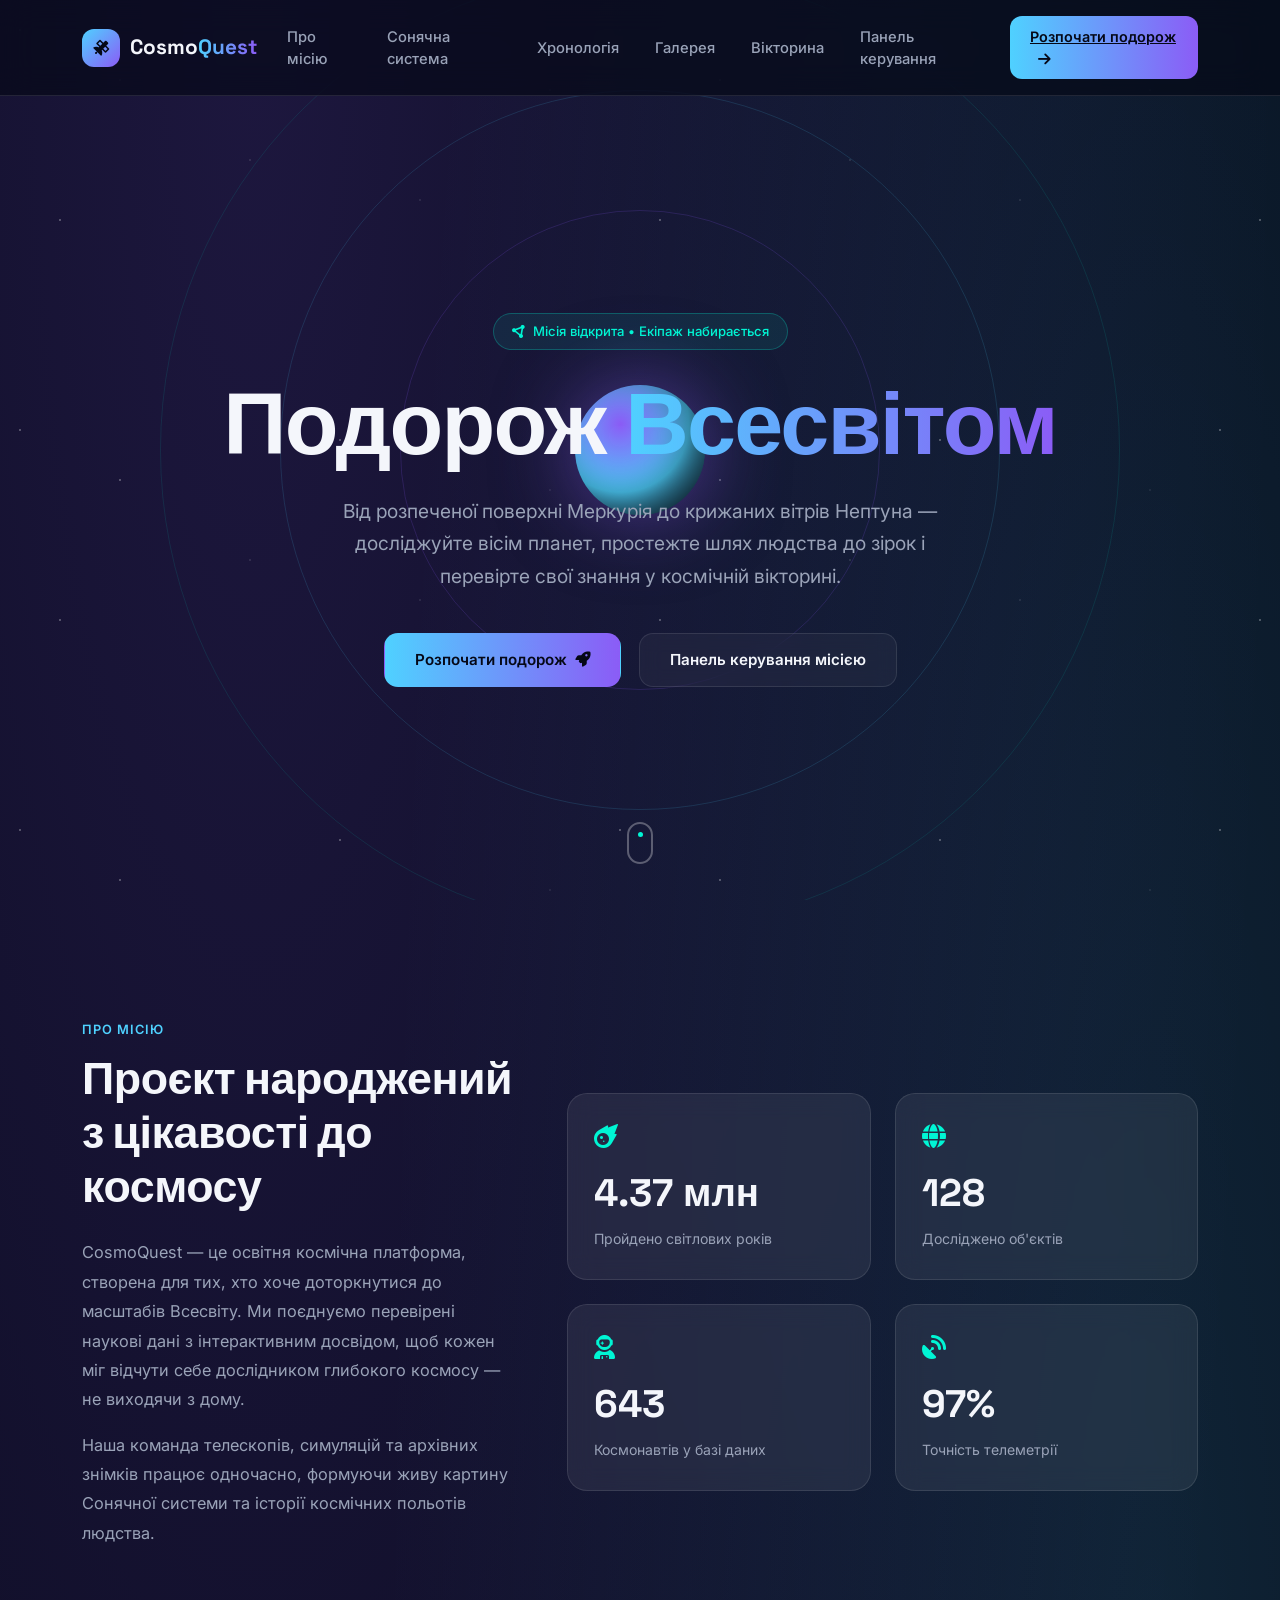
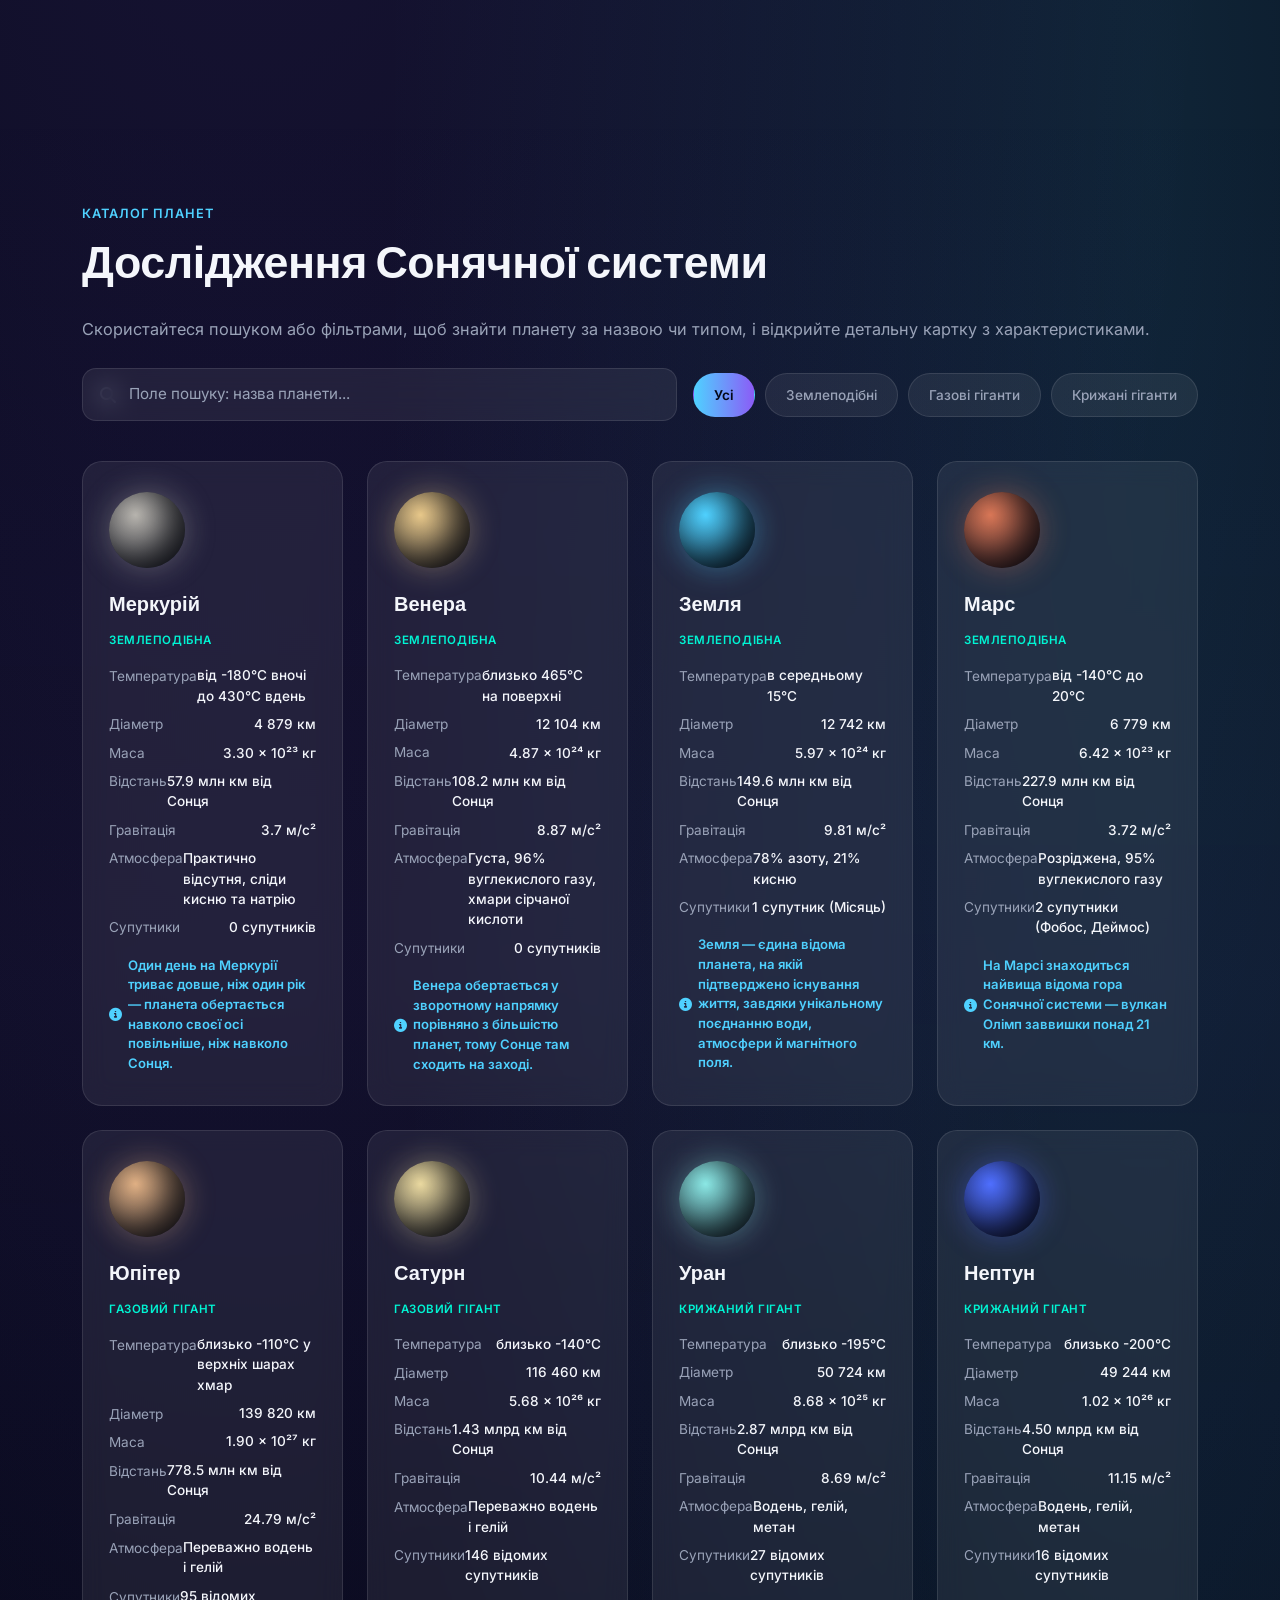
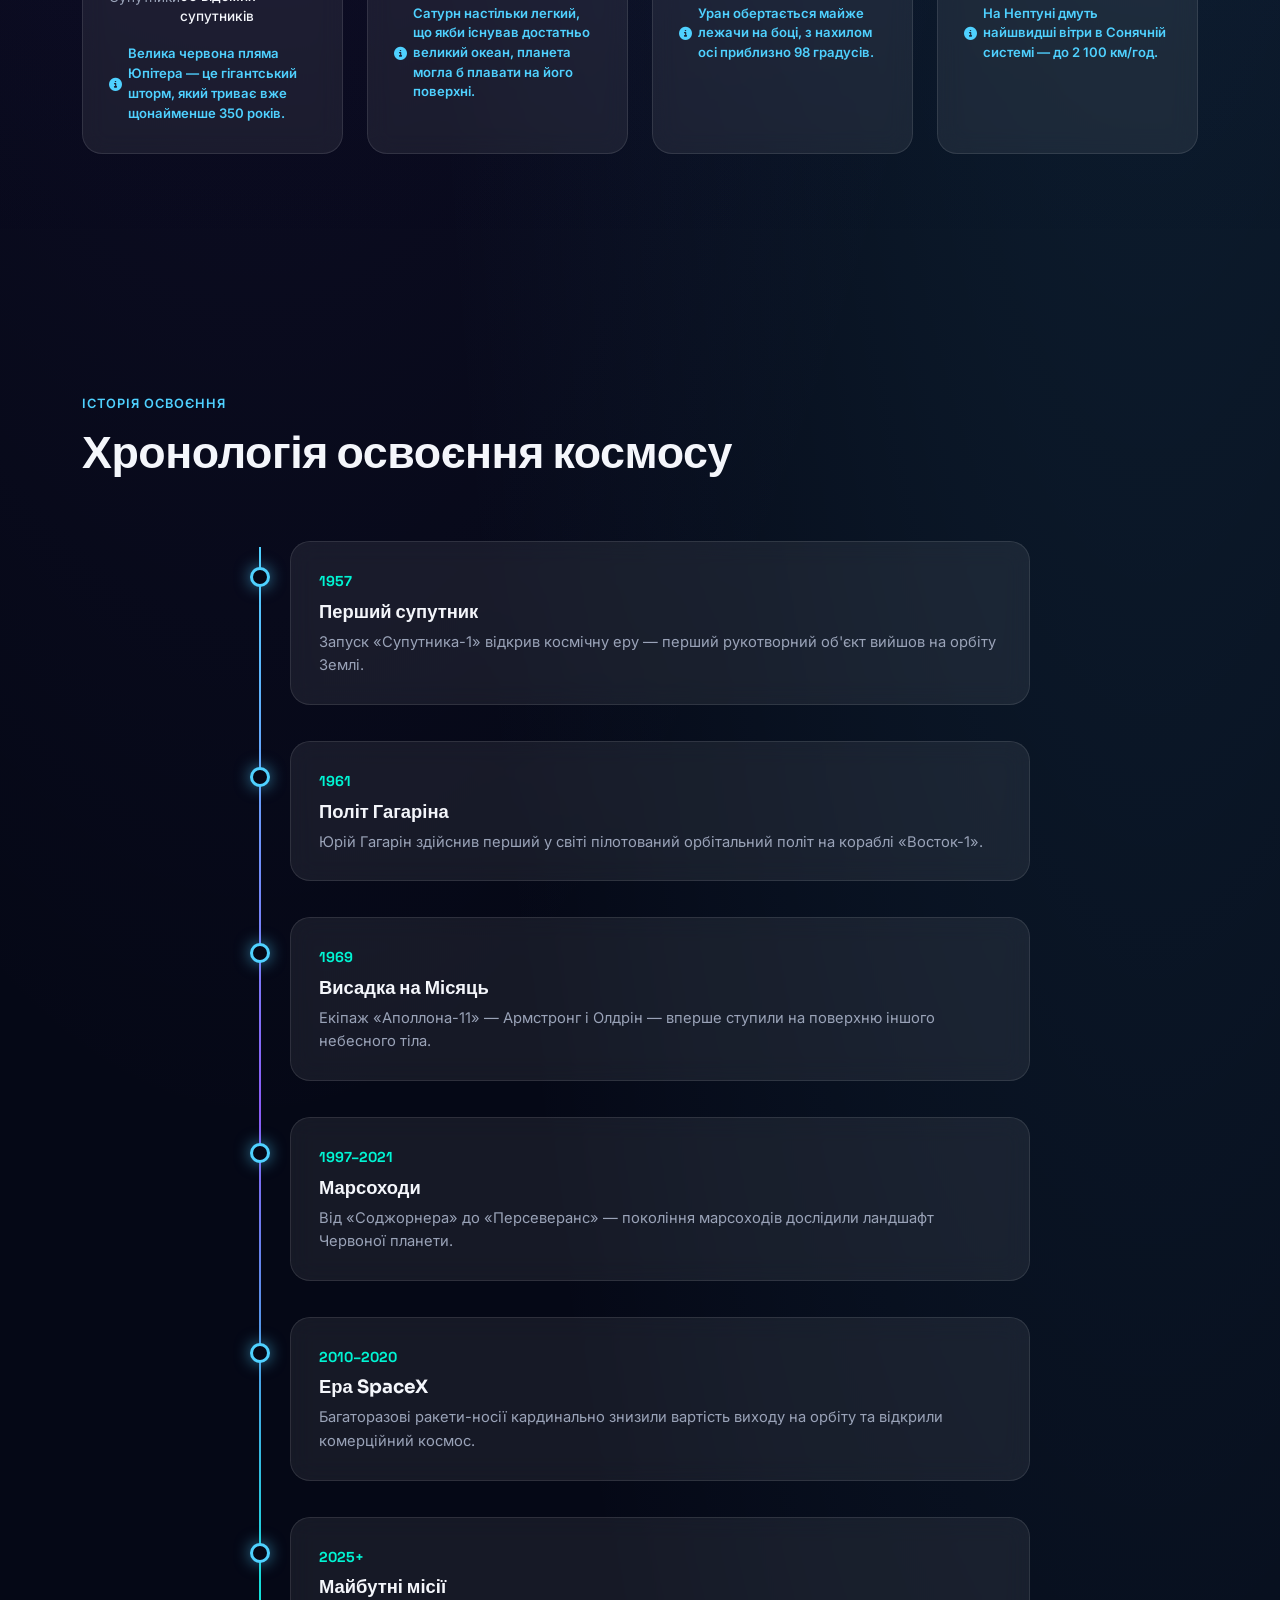
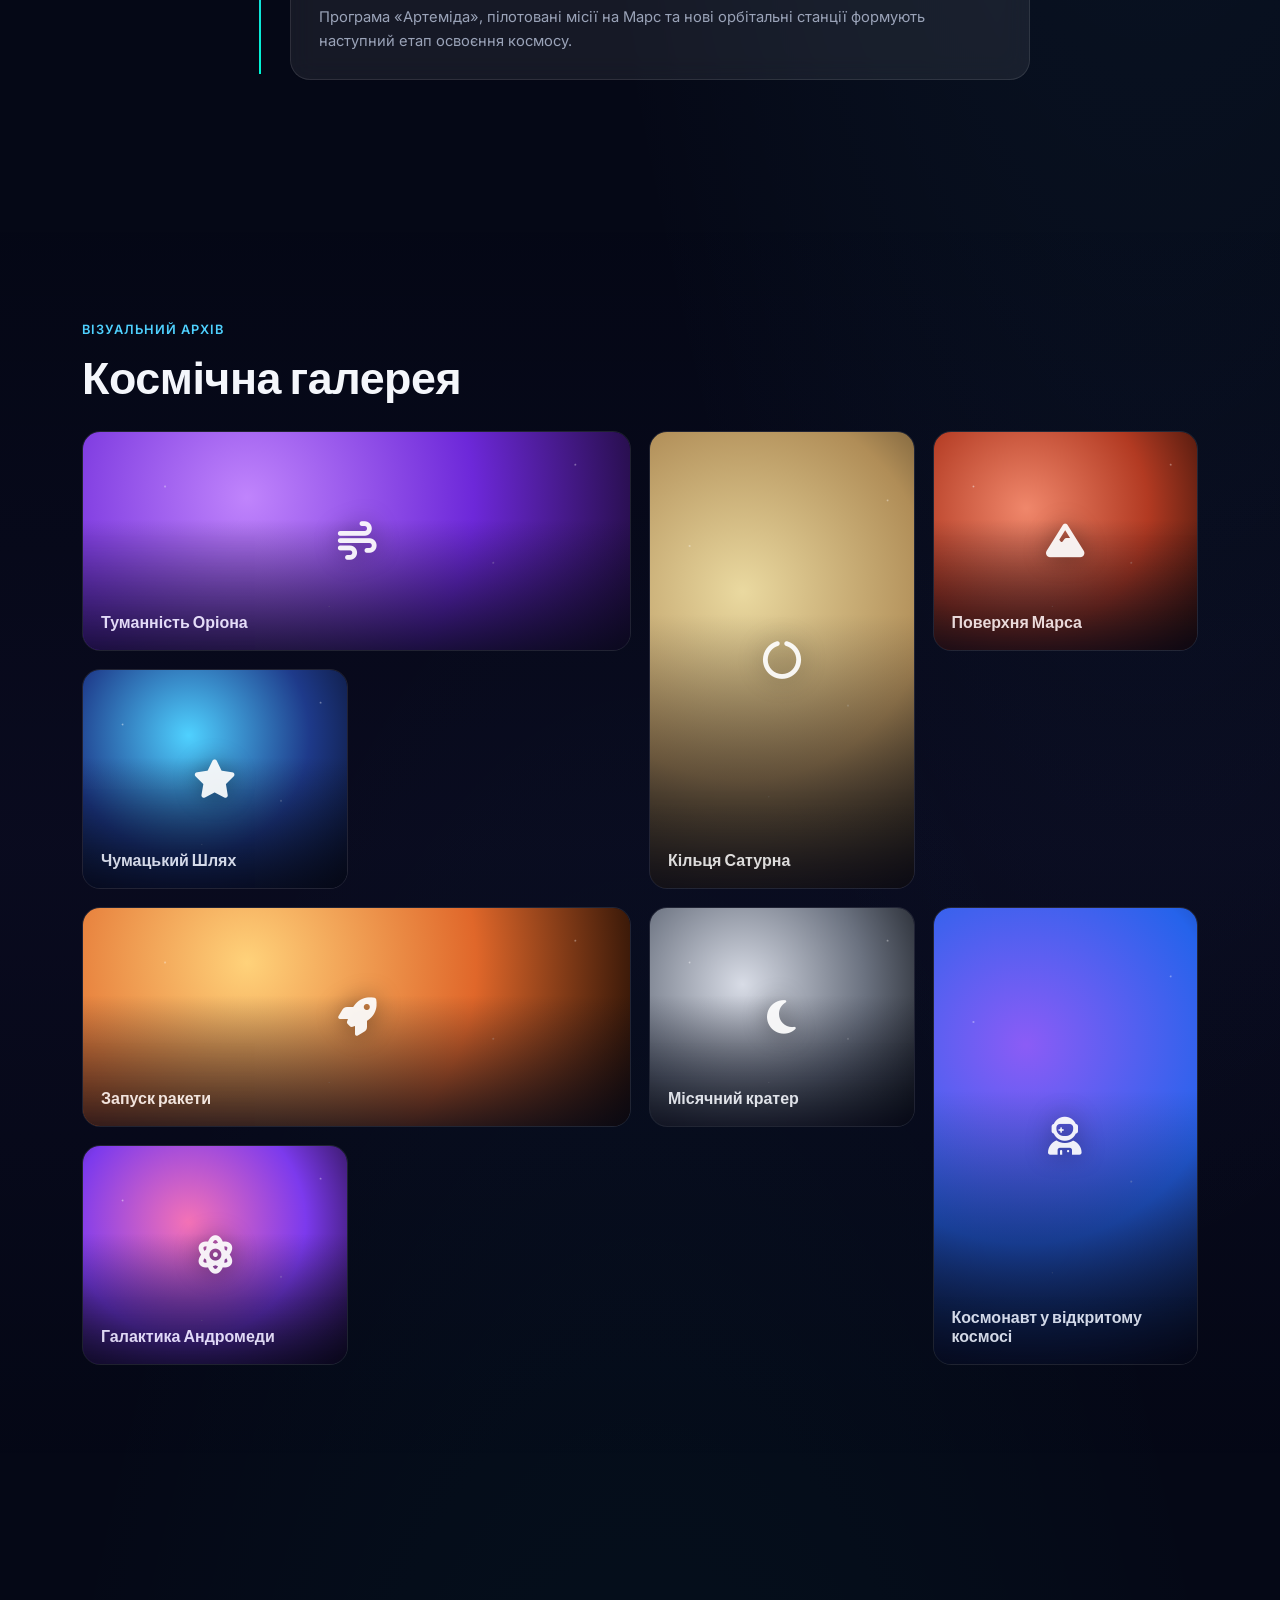
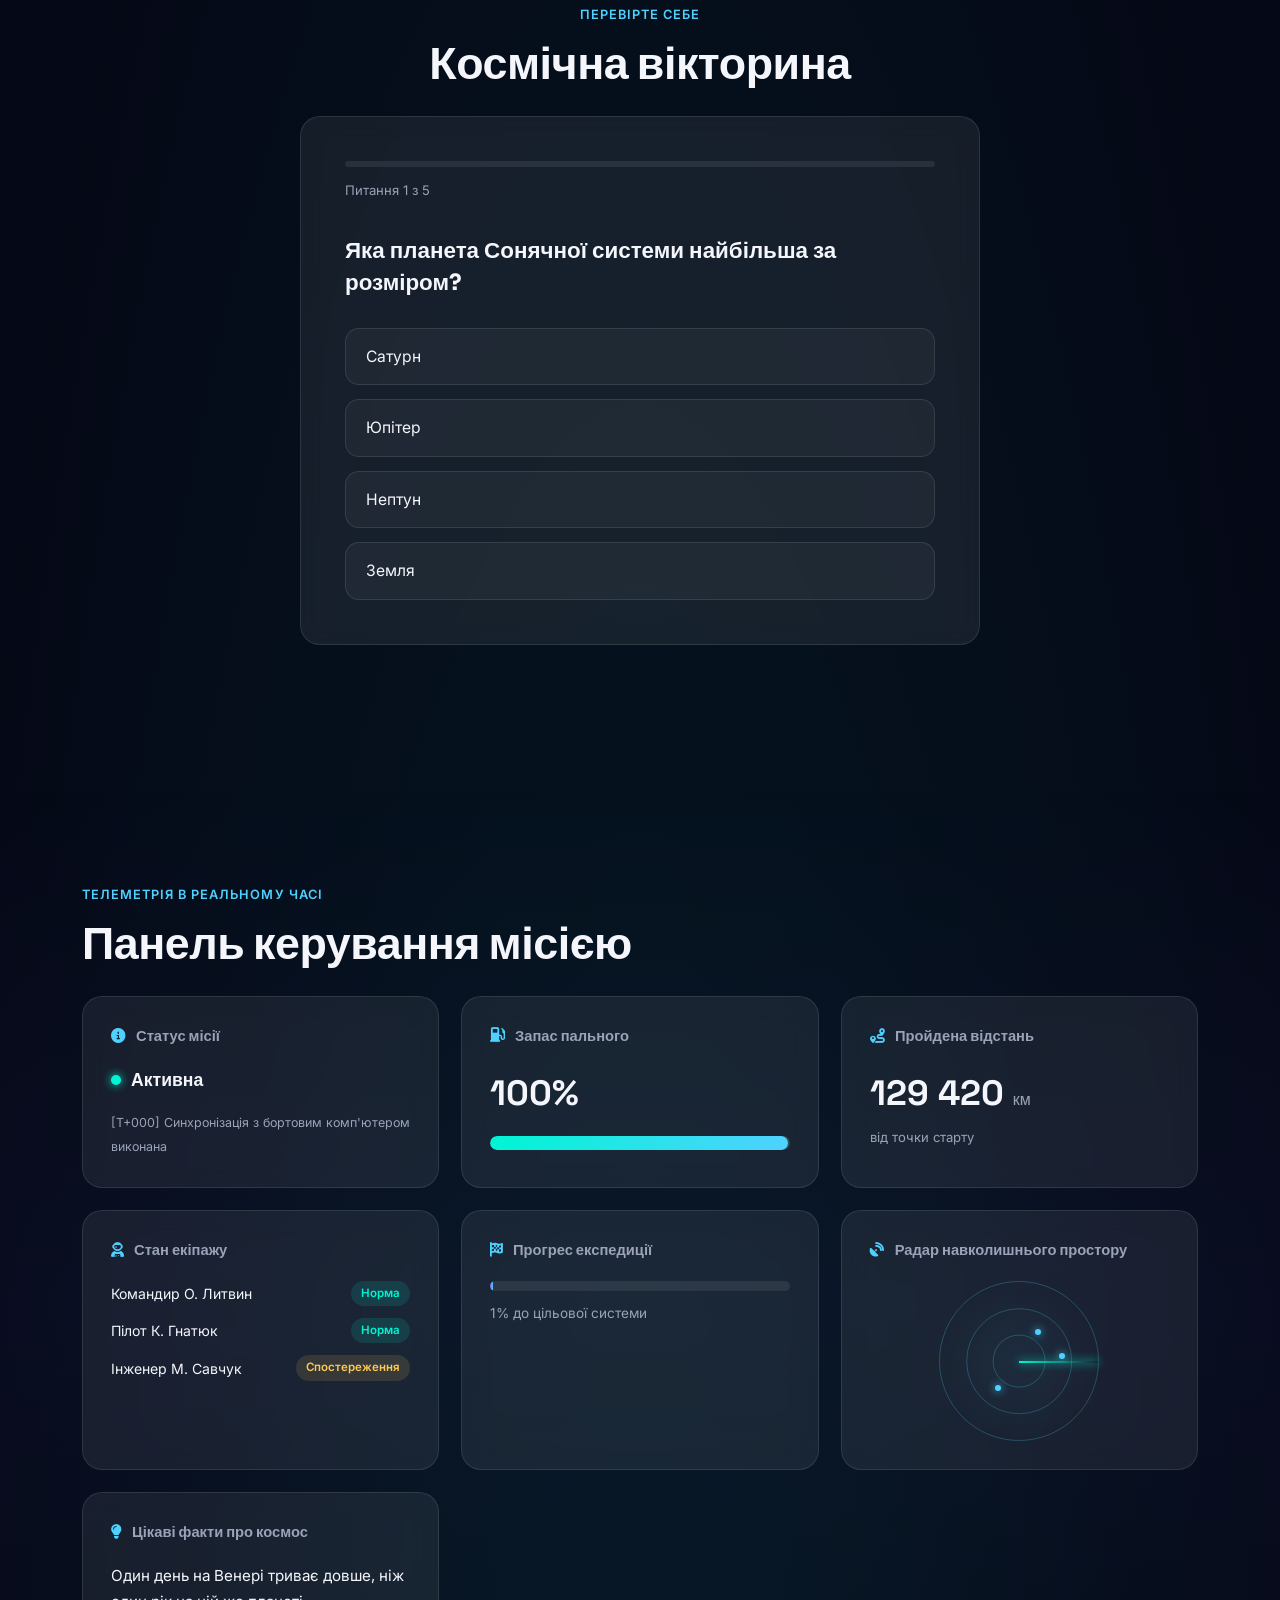
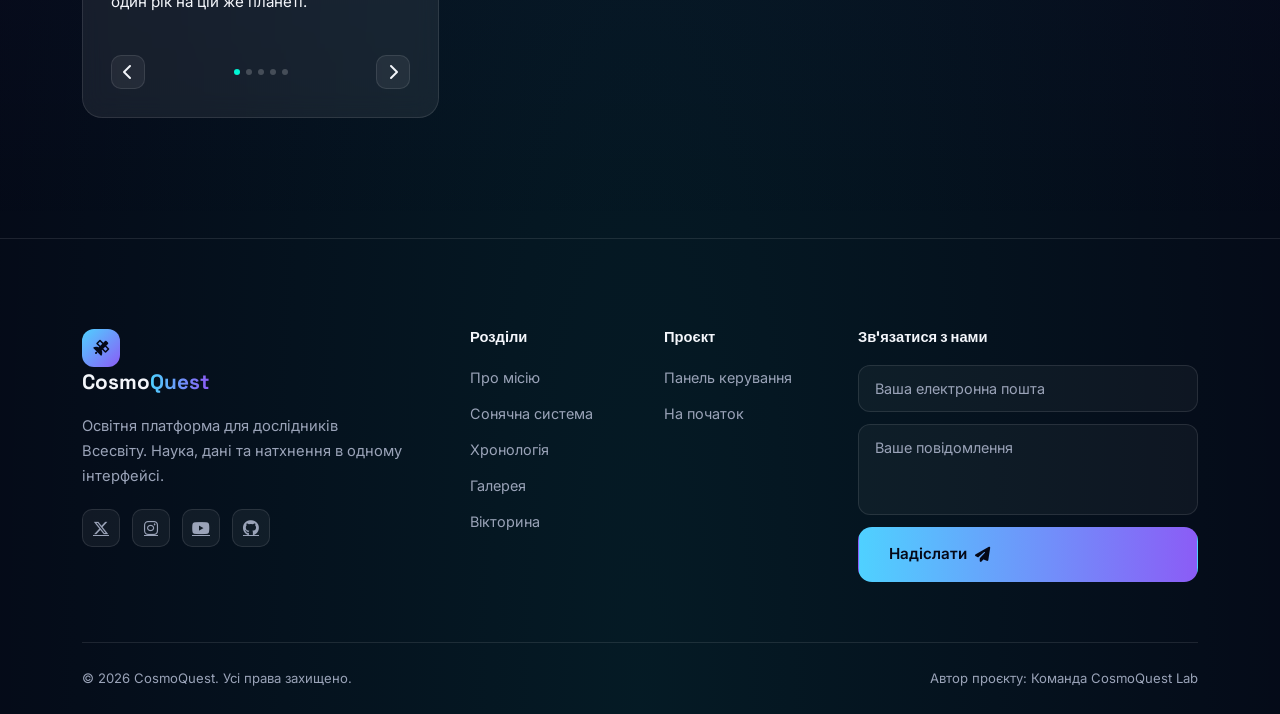
<file: index.html>
<!DOCTYPE html>
<html lang="uk">
<head>
<meta charset="UTF-8">
<meta name="viewport" content="width=device-width, initial-scale=1.0">
<title>CosmoQuest — Подорож Всесвітом</title>
<link rel="preconnect" href="https://fonts.googleapis.com">
<link rel="preconnect" href="https://fonts.gstatic.com" crossorigin>
<link href="https://fonts.googleapis.com/css2?family=Space+Grotesk:wght@400;500;600;700&family=Sora:wght@400;600;700;800&family=Inter:wght@300;400;500;600;700&display=swap" rel="stylesheet">
<link href="https://cdn.jsdelivr.net/npm/bootstrap@5.3.0/dist/css/bootstrap.min.css" rel="stylesheet">
<link rel="stylesheet" href="https://cdnjs.cloudflare.com/ajax/libs/font-awesome/6.4.0/css/all.min.css">
<link rel="stylesheet" href="style.css">
</head>
<body>

<div class="star-field" id="starField"></div>
<div class="cursor-glow" id="cursorGlow"></div>

<nav class="navbar navbar-expand-lg navbar-glass fixed-top">
  <div class="container">
    <a class="navbar-brand" href="#hero">
      <span class="logo-mark"><i class="fa-solid fa-satellite"></i></span>
      <span class="logo-text">Cosmo<span class="gradient-text">Quest</span></span>
    </a>
    <button class="navbar-toggler" type="button" data-bs-toggle="collapse" data-bs-target="#navMenu">
      <span class="toggler-line"></span>
      <span class="toggler-line"></span>
      <span class="toggler-line"></span>
    </button>
    <div class="collapse navbar-collapse" id="navMenu">
      <ul class="navbar-nav ms-auto align-items-lg-center gap-lg-2">
        <li class="nav-item"><a class="nav-link" href="#mission">Про місію</a></li>
        <li class="nav-item"><a class="nav-link" href="#system">Сонячна система</a></li>
        <li class="nav-item"><a class="nav-link" href="#timeline">Хронологія</a></li>
        <li class="nav-item"><a class="nav-link" href="#gallery">Галерея</a></li>
        <li class="nav-item"><a class="nav-link" href="#quiz">Вікторина</a></li>
        <li class="nav-item"><a class="nav-link" href="#dashboard">Панель керування</a></li>
        <li class="nav-item"><a class="nav-cta" href="#system">Розпочати подорож<i class="fa-solid fa-arrow-right ms-2"></i></a></li>
      </ul>
    </div>
  </div>
</nav>

<header class="hero" id="hero">
  <div class="hero-orbit-ring ring-1"></div>
  <div class="hero-orbit-ring ring-2"></div>
  <div class="hero-orbit-ring ring-3"></div>
  <div class="hero-planet"></div>
  <div class="container hero-content">
    <span class="eyebrow"><i class="fa-solid fa-circle-nodes me-2"></i>Місія відкрита • Екіпаж набирається</span>
    <h1 class="hero-title">Подорож <span class="gradient-text">Всесвітом</span></h1>
    <p class="hero-subtitle">Від розпеченої поверхні Меркурія до крижаних вітрів Нептуна — досліджуйте вісім планет, простежте шлях людства до зірок і перевірте свої знання у космічній вікторині.</p>
    <div class="hero-actions">
      <a href="#system" class="btn-cosmo primary">Розпочати подорож<i class="fa-solid fa-rocket ms-2"></i></a>
      <a href="#dashboard" class="btn-cosmo ghost">Панель керування місією</a>
    </div>
  </div>
  <a href="#mission" class="scroll-indicator" aria-label="Прокрутити вниз">
    <span class="scroll-dot"></span>
  </a>
</header>

<section class="section" id="mission">
  <div class="container">
    <div class="row align-items-center g-5">
      <div class="col-lg-5">
        <span class="section-eyebrow">Про місію</span>
        <h2 class="section-title">Проєкт народжений з цікавості до космосу</h2>
        <p class="section-text">CosmoQuest — це освітня космічна платформа, створена для тих, хто хоче доторкнутися до масштабів Всесвіту. Ми поєднуємо перевірені наукові дані з інтерактивним досвідом, щоб кожен міг відчути себе дослідником глибокого космосу — не виходячи з дому.</p>
        <p class="section-text">Наша команда телескопів, симуляцій та архівних знімків працює одночасно, формуючи живу картину Сонячної системи та історії космічних польотів людства.</p>
      </div>
      <div class="col-lg-7">
        <div class="row g-4">
          <div class="col-sm-6">
            <div class="glass-panel stat-card">
              <i class="fa-solid fa-meteor stat-icon"></i>
              <div class="stat-number" data-target="4.37" data-decimals="2" data-suffix=" млн">0</div>
              <div class="stat-label">Пройдено світлових років</div>
            </div>
          </div>
          <div class="col-sm-6">
            <div class="glass-panel stat-card">
              <i class="fa-solid fa-globe stat-icon"></i>
              <div class="stat-number" data-target="128" data-suffix="">0</div>
              <div class="stat-label">Досліджено об'єктів</div>
            </div>
          </div>
          <div class="col-sm-6">
            <div class="glass-panel stat-card">
              <i class="fa-solid fa-user-astronaut stat-icon"></i>
              <div class="stat-number" data-target="643" data-suffix="">0</div>
              <div class="stat-label">Космонавтів у базі даних</div>
            </div>
          </div>
          <div class="col-sm-6">
            <div class="glass-panel stat-card">
              <i class="fa-solid fa-satellite-dish stat-icon"></i>
              <div class="stat-number" data-target="97" data-suffix="%">0</div>
              <div class="stat-label">Точність телеметрії</div>
            </div>
          </div>
        </div>
      </div>
    </div>
  </div>
</section>

<section class="section section-alt" id="system">
  <div class="container">
    <span class="section-eyebrow">Каталог планет</span>
    <h2 class="section-title">Дослідження Сонячної системи</h2>
    <p class="section-text mb-4">Скористайтеся пошуком або фільтрами, щоб знайти планету за назвою чи типом, і відкрийте детальну картку з характеристиками.</p>

    <div class="explorer-controls">
      <div class="search-wrap">
        <i class="fa-solid fa-magnifying-glass"></i>
        <input type="text" id="planetSearch" class="search-input" placeholder="Поле пошуку: назва планети...">
      </div>
      <div class="filter-group" id="filterGroup">
        <button class="filter-chip active" data-filter="усі">Усі</button>
        <button class="filter-chip" data-filter="землеподібна">Землеподібні</button>
        <button class="filter-chip" data-filter="газовий гігант">Газові гіганти</button>
        <button class="filter-chip" data-filter="крижаний гігант">Крижані гіганти</button>
      </div>
    </div>

    <div class="planet-grid" id="planetGrid"></div>
  </div>
</section>

<section class="section" id="timeline">
  <div class="container">
    <span class="section-eyebrow">Історія освоєння</span>
    <h2 class="section-title">Хронологія освоєння космосу</h2>
    <div class="cosmic-timeline" id="timelineList">
      <div class="timeline-item">
        <div class="timeline-dot"></div>
        <div class="glass-panel timeline-content">
          <span class="timeline-year">1957</span>
          <h3>Перший супутник</h3>
          <p>Запуск «Супутника-1» відкрив космічну еру — перший рукотворний об'єкт вийшов на орбіту Землі.</p>
        </div>
      </div>
      <div class="timeline-item">
        <div class="timeline-dot"></div>
        <div class="glass-panel timeline-content">
          <span class="timeline-year">1961</span>
          <h3>Політ Гагаріна</h3>
          <p>Юрій Гагарін здійснив перший у світі пілотований орбітальний політ на кораблі «Восток-1».</p>
        </div>
      </div>
      <div class="timeline-item">
        <div class="timeline-dot"></div>
        <div class="glass-panel timeline-content">
          <span class="timeline-year">1969</span>
          <h3>Висадка на Місяць</h3>
          <p>Екіпаж «Аполлона-11» — Армстронг і Олдрін — вперше ступили на поверхню іншого небесного тіла.</p>
        </div>
      </div>
      <div class="timeline-item">
        <div class="timeline-dot"></div>
        <div class="glass-panel timeline-content">
          <span class="timeline-year">1997–2021</span>
          <h3>Марсоходи</h3>
          <p>Від «Соджорнера» до «Персеверанс» — покоління марсоходів дослідили ландшафт Червоної планети.</p>
        </div>
      </div>
      <div class="timeline-item">
        <div class="timeline-dot"></div>
        <div class="glass-panel timeline-content">
          <span class="timeline-year">2010–2020</span>
          <h3>Ера SpaceX</h3>
          <p>Багаторазові ракети-носії кардинально знизили вартість виходу на орбіту та відкрили комерційний космос.</p>
        </div>
      </div>
      <div class="timeline-item">
        <div class="timeline-dot"></div>
        <div class="glass-panel timeline-content">
          <span class="timeline-year">2025+</span>
          <h3>Майбутні місії</h3>
          <p>Програма «Артеміда», пілотовані місії на Марс та нові орбітальні станції формують наступний етап освоєння космосу.</p>
        </div>
      </div>
    </div>
  </div>
</section>

<section class="section section-alt" id="gallery">
  <div class="container">
    <span class="section-eyebrow">Візуальний архів</span>
    <h2 class="section-title">Космічна галерея</h2>
    <div class="gallery-grid" id="galleryGrid"></div>
  </div>
</section>

<div class="modal fade" id="galleryModal" tabindex="-1" aria-hidden="true">
  <div class="modal-dialog modal-dialog-centered modal-lg">
    <div class="modal-content gallery-modal-content">
      <button type="button" class="btn-close btn-close-white" data-bs-dismiss="modal" aria-label="Закрити"></button>
      <div class="modal-image-wrap" id="modalVisual">
        <i id="modalIcon" class="fa-solid"></i>
      </div>
      <div class="modal-body">
        <h3 id="modalTitle"></h3>
        <p id="modalDesc" class="mb-0"></p>
      </div>
    </div>
  </div>
</div>

<section class="section" id="quiz">
  <div class="container">
    <span class="section-eyebrow text-center d-block">Перевірте себе</span>
    <h2 class="section-title text-center">Космічна вікторина</h2>
    <div class="quiz-wrap">
      <div class="glass-panel quiz-panel">

        <div class="quiz-progress-wrap">
          <div class="quiz-progress-bar"><div class="quiz-progress-fill" id="quizProgressFill"></div></div>
          <span class="quiz-progress-label" id="quizProgressLabel">Питання 1 з 5</span>
        </div>

        <div id="quizQuestionScreen">
          <h3 class="quiz-question" id="quizQuestion">Завантаження...</h3>
          <div class="quiz-options" id="quizOptions"></div>
        </div>

        <div id="quizResultScreen" class="quiz-result d-none">
          <i class="fa-solid fa-satellite result-icon"></i>
          <h3 class="result-title" id="resultTitle">Місію завершено</h3>
          <div class="result-score"><span id="resultScore">0</span>/5</div>
          <p class="result-comment" id="resultComment"></p>
          <button class="btn-cosmo primary" id="quizRestartBtn">Пройти ще раз<i class="fa-solid fa-rotate-right ms-2"></i></button>
        </div>

      </div>
    </div>
  </div>
</section>

<section class="section section-alt" id="dashboard">
  <div class="container">
    <span class="section-eyebrow">Телеметрія в реальному часі</span>
    <h2 class="section-title">Панель керування місією</h2>

    <div class="dashboard-grid">

      <div class="glass-panel dash-widget">
        <div class="widget-head"><i class="fa-solid fa-circle-info"></i><span>Статус місії</span></div>
        <div class="mission-status-row">
          <span class="status-dot" id="statusDot"></span>
          <span class="status-text" id="statusText">Активна</span>
        </div>
        <div class="telemetry-log" id="telemetryLog"></div>
      </div>

      <div class="glass-panel dash-widget">
        <div class="widget-head"><i class="fa-solid fa-gas-pump"></i><span>Запас пального</span></div>
        <div class="fuel-value" id="fuelValue">100%</div>
        <div class="fuel-bar"><div class="fuel-fill" id="fuelFill"></div></div>
      </div>

      <div class="glass-panel dash-widget">
        <div class="widget-head"><i class="fa-solid fa-route"></i><span>Пройдена відстань</span></div>
        <div class="distance-value"><span id="distanceValue">0</span> <small>км</small></div>
        <div class="distance-sub">від точки старту</div>
      </div>

      <div class="glass-panel dash-widget">
        <div class="widget-head"><i class="fa-solid fa-user-astronaut"></i><span>Стан екіпажу</span></div>
        <div class="crew-list" id="crewList"></div>
      </div>

      <div class="glass-panel dash-widget">
        <div class="widget-head"><i class="fa-solid fa-flag-checkered"></i><span>Прогрес експедиції</span></div>
        <div class="expedition-bar"><div class="expedition-fill" id="expeditionFill"></div></div>
        <div class="expedition-label"><span id="expeditionPercent">0</span>% до цільової системи</div>
      </div>

      <div class="glass-panel dash-widget radar-widget">
        <div class="widget-head"><i class="fa-solid fa-satellite-dish"></i><span>Радар навколишнього простору</span></div>
        <div class="radar-box">
          <div class="radar-ring r1"></div>
          <div class="radar-ring r2"></div>
          <div class="radar-ring r3"></div>
          <div class="radar-sweep"></div>
          <span class="radar-blip b1"></span>
          <span class="radar-blip b2"></span>
          <span class="radar-blip b3"></span>
        </div>
      </div>

      <div class="glass-panel dash-widget facts-widget">
        <div class="widget-head"><i class="fa-solid fa-lightbulb"></i><span>Цікаві факти про космос</span></div>
        <div class="facts-carousel">
          <p id="factText" class="fact-text"></p>
          <div class="facts-nav">
            <button id="factPrev" aria-label="Попередній факт"><i class="fa-solid fa-chevron-left"></i></button>
            <div class="facts-dots" id="factsDots"></div>
            <button id="factNext" aria-label="Наступний факт"><i class="fa-solid fa-chevron-right"></i></button>
          </div>
        </div>
      </div>

    </div>
  </div>
</section>

<footer class="footer">
  <div class="container">
    <div class="row g-5">
      <div class="col-lg-4">
        <a class="navbar-brand mb-3 d-inline-block" href="#hero">
          <span class="logo-mark"><i class="fa-solid fa-satellite"></i></span>
          <span class="logo-text">Cosmo<span class="gradient-text">Quest</span></span>
        </a>
        <p class="footer-text">Освітня платформа для дослідників Всесвіту. Наука, дані та натхнення в одному інтерфейсі.</p>
        <div class="social-row">
          <a href="#" aria-label="Наша сторінка в X"><i class="fa-brands fa-x-twitter"></i></a>
          <a href="#" aria-label="Наша сторінка в Instagram"><i class="fa-brands fa-instagram"></i></a>
          <a href="#" aria-label="Наш канал на YouTube"><i class="fa-brands fa-youtube"></i></a>
          <a href="#" aria-label="Наш репозиторій на GitHub"><i class="fa-brands fa-github"></i></a>
        </div>
      </div>
      <div class="col-lg-2 col-sm-4">
        <h4 class="footer-heading">Розділи</h4>
        <ul class="footer-links">
          <li><a href="#mission">Про місію</a></li>
          <li><a href="#system">Сонячна система</a></li>
          <li><a href="#timeline">Хронологія</a></li>
          <li><a href="#gallery">Галерея</a></li>
          <li><a href="#quiz">Вікторина</a></li>
        </ul>
      </div>
      <div class="col-lg-2 col-sm-4">
        <h4 class="footer-heading">Проєкт</h4>
        <ul class="footer-links">
          <li><a href="#dashboard">Панель керування</a></li>
          <li><a href="#hero">На початок</a></li>
        </ul>
      </div>
      <div class="col-lg-4 col-sm-4">
        <h4 class="footer-heading">Зв'язатися з нами</h4>
        <form class="contact-form">
          <input type="email" class="contact-input" placeholder="Ваша електронна пошта">
          <textarea class="contact-input" rows="3" placeholder="Ваше повідомлення"></textarea>
          <button type="submit" class="btn-cosmo primary w-100">Надіслати<i class="fa-solid fa-paper-plane ms-2"></i></button>
        </form>
      </div>
    </div>
    <div class="footer-bottom">
      <span>© 2026 CosmoQuest. Усі права захищено.</span>
      <span class="footer-author">Автор проєкту: Команда CosmoQuest Lab</span>
    </div>
  </div>
</footer>

<button class="back-to-top" id="backToTop" aria-label="Прокрутити вгору"><i class="fa-solid fa-arrow-up"></i></button>

<script src="https://cdn.jsdelivr.net/npm/bootstrap@5.3.0/dist/js/bootstrap.bundle.min.js"></script>
<script src="script.js"></script>
</body>
</html>
</file>
<file: style.css>
:root {
  --bg-deep: #050816;
  --bg-alt: #0a0f24;
  --panel: rgba(255, 255, 255, 0.07);
  --panel-border: rgba(255, 255, 255, 0.1);
  --neon-cyan: #4FD1FF;
  --neon-purple: #8B5CF6;
  --mint: #00F5D4;
  --text-primary: #F4F6FB;
  --text-muted: #9AA3B8;
  --font-display: 'Space Grotesk', sans-serif;
  --font-accent: 'Sora', sans-serif;
  --font-body: 'Inter', sans-serif;
}

* { box-sizing: border-box; }

html { scroll-behavior: smooth; }

body {
  background: var(--bg-deep);
  background-image:
    radial-gradient(ellipse 80% 50% at 20% 0%, rgba(139, 92, 246, 0.18), transparent),
    radial-gradient(ellipse 60% 50% at 90% 20%, rgba(79, 209, 255, 0.14), transparent),
    radial-gradient(ellipse 60% 40% at 50% 100%, rgba(0, 245, 212, 0.08), transparent);
  color: var(--text-primary);
  font-family: var(--font-body);
  overflow-x: hidden;
  position: relative;
}

::selection { background: var(--neon-purple); color: #fff; }

::-webkit-scrollbar { width: 10px; }
::-webkit-scrollbar-track { background: var(--bg-deep); }
::-webkit-scrollbar-thumb { background: linear-gradient(var(--neon-cyan), var(--neon-purple)); border-radius: 10px; }

.star-field {
  position: fixed;
  inset: 0;
  z-index: -1;
  background-image:
    radial-gradient(1.5px 1.5px at 20px 30px, #fff, transparent),
    radial-gradient(1.5px 1.5px at 120px 80px, #fff, transparent),
    radial-gradient(1px 1px at 250px 160px, rgba(255,255,255,0.7), transparent),
    radial-gradient(1.5px 1.5px at 340px 40px, #fff, transparent),
    radial-gradient(1px 1px at 420px 200px, rgba(255,255,255,0.6), transparent),
    radial-gradient(1.5px 1.5px at 60px 220px, #fff, transparent),
    radial-gradient(1px 1px at 550px 90px, rgba(255,255,255,0.5), transparent);
  background-repeat: repeat;
  background-size: 600px 400px;
  opacity: 0.5;
  animation: drift-stars 120s linear infinite;
}

@keyframes drift-stars {
  from { background-position: 0 0; }
  to { background-position: -1200px 800px; }
}

.cursor-glow {
  position: fixed;
  width: 400px;
  height: 400px;
  border-radius: 50%;
  background: radial-gradient(circle, rgba(139, 92, 246, 0.12), transparent 70%);
  pointer-events: none;
  z-index: 0;
  transform: translate(-50%, -50%);
  transition: opacity 0.3s ease;
  opacity: 0;
}

.gradient-text {
  background: linear-gradient(90deg, var(--neon-cyan), var(--neon-purple));
  -webkit-background-clip: text;
  background-clip: text;
  -webkit-text-fill-color: transparent;
}

@keyframes glow-pulse {
  0%, 100% { box-shadow: 0 0 20px rgba(79, 209, 255, 0.22), 0 0 42px rgba(139, 92, 246, 0.14); }
  50% { box-shadow: 0 0 34px rgba(79, 209, 255, 0.4), 0 0 64px rgba(139, 92, 246, 0.28); }
}

.glass-panel {
  background: var(--panel);
  backdrop-filter: blur(12px);
  -webkit-backdrop-filter: blur(12px);
  border: 1px solid var(--panel-border);
  border-radius: 20px;
}

.neon-glow { box-shadow: 0 0 30px rgba(79, 209, 255, 0.25), 0 0 60px rgba(139, 92, 246, 0.12); }

.navbar-glass {
  background: rgba(5, 8, 22, 0.65);
  backdrop-filter: blur(16px);
  -webkit-backdrop-filter: blur(16px);
  border-bottom: 1px solid var(--panel-border);
  padding: 16px 0;
  transition: padding 0.3s ease, background 0.3s ease;
  z-index: 1000;
}

.navbar-brand { display: flex; align-items: center; gap: 10px; }

.logo-mark {
  width: 38px;
  height: 38px;
  border-radius: 12px;
  display: flex;
  align-items: center;
  justify-content: center;
  background: linear-gradient(135deg, var(--neon-cyan), var(--neon-purple));
  color: #050816;
  font-size: 16px;
}

.logo-text {
  font-family: var(--font-display);
  font-weight: 700;
  font-size: 1.3rem;
  color: var(--text-primary);
}

.nav-link {
  color: var(--text-muted) !important;
  font-family: var(--font-body);
  font-weight: 500;
  font-size: 0.92rem;
  padding: 8px 14px !important;
  border-radius: 10px;
  transition: color 0.25s ease, background 0.25s ease;
}

.nav-link:hover { color: var(--text-primary) !important; background: rgba(255,255,255,0.05); }

.nav-cta {
  background: linear-gradient(90deg, var(--neon-cyan), var(--neon-purple));
  color: #050816 !important;
  font-weight: 600;
  padding: 10px 20px !important;
  border-radius: 12px;
  font-size: 0.9rem;
  margin-left: 8px;
  transition: transform 0.25s ease, box-shadow 0.25s ease;
  display: inline-block;
}

.nav-cta:hover { transform: translateY(-2px); box-shadow: 0 8px 24px rgba(79, 209, 255, 0.3); }

.navbar-toggler { border: none; padding: 4px; display: flex; flex-direction: column; gap: 5px; background: transparent; }
.navbar-toggler:focus { box-shadow: none; }
.toggler-line { width: 24px; height: 2px; background: var(--text-primary); display: block; border-radius: 2px; }

.hero {
  min-height: 100vh;
  display: flex;
  align-items: center;
  justify-content: center;
  position: relative;
  padding-top: 100px;
  overflow: hidden;
}

.hero-content { position: relative; z-index: 3; text-align: center; max-width: 900px; margin: 0 auto; }

.eyebrow {
  display: inline-flex;
  align-items: center;
  font-family: var(--font-body);
  font-size: 0.82rem;
  font-weight: 500;
  color: var(--mint);
  background: rgba(0, 245, 212, 0.08);
  border: 1px solid rgba(0, 245, 212, 0.25);
  padding: 8px 18px;
  border-radius: 999px;
  margin-bottom: 28px;
}

.hero-title {
  font-family: var(--font-display);
  font-weight: 700;
  font-size: clamp(2.8rem, 7vw, 5.5rem);
  line-height: 1.05;
  letter-spacing: -0.02em;
  margin-bottom: 24px;
}

.hero-subtitle {
  font-size: clamp(1rem, 1.6vw, 1.2rem);
  color: var(--text-muted);
  max-width: 640px;
  margin: 0 auto 40px;
  line-height: 1.7;
}

.hero-actions { display: flex; gap: 18px; justify-content: center; flex-wrap: wrap; }

.btn-cosmo {
  font-family: var(--font-body);
  font-weight: 600;
  font-size: 0.95rem;
  padding: 15px 30px;
  border-radius: 14px;
  display: inline-flex;
  align-items: center;
  text-decoration: none;
  transition: transform 0.3s ease, box-shadow 0.3s ease, background 0.3s ease;
  border: 1px solid transparent;
}

.btn-cosmo.primary {
  background: linear-gradient(90deg, var(--neon-cyan), var(--neon-purple));
  color: #050816;
  animation: glow-pulse 4s ease-in-out infinite;
}

.btn-cosmo.primary:hover { transform: translateY(-3px) scale(1.02); box-shadow: 0 14px 38px rgba(79, 209, 255, 0.45); color: #050816; }

.btn-cosmo.ghost {
  background: rgba(255,255,255,0.04);
  color: var(--text-primary);
  border-color: var(--panel-border);
  backdrop-filter: blur(10px);
}

.btn-cosmo.ghost:hover { background: rgba(255,255,255,0.09); transform: translateY(-3px); color: var(--text-primary); }

.hero-orbit-ring {
  position: absolute;
  top: 50%;
  left: 50%;
  border: 1px solid rgba(139, 92, 246, 0.18);
  border-radius: 50%;
  transform: translate(-50%, -50%);
  z-index: 1;
}

.ring-1 { width: 480px; height: 480px; animation: spin-slow 60s linear infinite; }
.ring-2 { width: 720px; height: 720px; border-color: rgba(79, 209, 255, 0.14); animation: spin-slow-rev 90s linear infinite; }
.ring-3 { width: 960px; height: 960px; border-color: rgba(0, 245, 212, 0.1); animation: spin-slow 130s linear infinite; }

@keyframes spin-slow { from { transform: translate(-50%, -50%) rotate(0deg); } to { transform: translate(-50%, -50%) rotate(360deg); } }
@keyframes spin-slow-rev { from { transform: translate(-50%, -50%) rotate(360deg); } to { transform: translate(-50%, -50%) rotate(0deg); } }

.hero-planet {
  position: absolute;
  top: 50%;
  left: 50%;
  width: 130px;
  height: 130px;
  border-radius: 50%;
  background: radial-gradient(circle at 35% 30%, #8B5CF6, #4FD1FF 55%, #050816 100%);
  box-shadow: 0 0 80px rgba(139, 92, 246, 0.5), inset -20px -14px 40px rgba(0,0,0,0.5);
  transform: translate(-50%, -50%);
  z-index: 2;
  animation: float-planet 8s ease-in-out infinite, glow-pulse 5s ease-in-out infinite;
}

@keyframes float-planet {
  0%, 100% { transform: translate(-50%, -50%) translateY(0); }
  50% { transform: translate(-50%, -50%) translateY(-18px); }
}

.scroll-indicator {
  position: absolute;
  bottom: 36px;
  left: 50%;
  transform: translateX(-50%);
  width: 26px;
  height: 42px;
  border: 2px solid rgba(255,255,255,0.3);
  border-radius: 16px;
  z-index: 3;
  display: flex;
  justify-content: center;
  padding-top: 8px;
}

.scroll-dot { width: 5px; height: 5px; border-radius: 50%; background: var(--mint); animation: pulse 1.6s ease-in-out infinite; }

@keyframes pulse {
  0% { transform: translateY(0); opacity: 1; }
  100% { transform: translateY(16px); opacity: 0; }
}

.section { padding: 120px 0; position: relative; z-index: 2; }
.section-alt { background: linear-gradient(180deg, transparent, rgba(139, 92, 246, 0.04), transparent); }

.section-eyebrow {
  font-family: var(--font-body);
  font-size: 0.8rem;
  font-weight: 600;
  letter-spacing: 0.08em;
  text-transform: uppercase;
  color: var(--neon-cyan);
  margin-bottom: 14px;
  display: block;
}

.section-title {
  font-family: var(--font-accent);
  font-weight: 800;
  font-size: clamp(1.9rem, 3.6vw, 2.8rem);
  letter-spacing: -0.01em;
  margin-bottom: 24px;
}

.section-text { color: var(--text-muted); font-size: 1.02rem; line-height: 1.8; }

.stat-card {
  padding: 30px 26px;
  transition: transform 0.35s ease, border-color 0.35s ease, box-shadow 0.35s ease;
}

.stat-card:hover { transform: translateY(-6px) scale(1.015); border-color: rgba(79, 209, 255, 0.4); box-shadow: 0 18px 40px rgba(0,0,0,0.3); }

.stat-icon { font-size: 1.5rem; color: var(--mint); margin-bottom: 16px; display: block; transition: transform 0.35s ease, color 0.35s ease; }

.stat-card:hover .stat-icon { transform: scale(1.15) rotate(-6deg); color: var(--neon-cyan); }

.stat-number {
  font-family: var(--font-display);
  font-size: 2.4rem;
  font-weight: 700;
  color: var(--text-primary);
  margin-bottom: 6px;
}

.stat-label { color: var(--text-muted); font-size: 0.88rem; }

.explorer-controls {
  display: flex;
  gap: 16px;
  flex-wrap: wrap;
  align-items: center;
  justify-content: space-between;
  margin-bottom: 40px;
}

.search-wrap {
  position: relative;
  flex: 1;
  min-width: 260px;
}

.search-wrap i { position: absolute; left: 18px; top: 50%; transform: translateY(-50%); color: var(--text-muted); }

.search-input {
  width: 100%;
  background: var(--panel);
  backdrop-filter: blur(12px);
  border: 1px solid var(--panel-border);
  border-radius: 14px;
  padding: 14px 18px 14px 46px;
  color: var(--text-primary);
  font-family: var(--font-body);
  font-size: 0.95rem;
}

.search-input:focus { outline: none; border-color: var(--neon-cyan); box-shadow: 0 0 0 3px rgba(79, 209, 255, 0.15); }
.search-input::placeholder { color: var(--text-muted); }

.filter-group { display: flex; gap: 10px; flex-wrap: wrap; }

.filter-chip {
  background: var(--panel);
  border: 1px solid var(--panel-border);
  color: var(--text-muted);
  padding: 11px 20px;
  border-radius: 999px;
  font-size: 0.85rem;
  font-weight: 500;
  transition: all 0.25s ease;
  cursor: pointer;
}

.filter-chip:hover { color: var(--text-primary); border-color: rgba(79, 209, 255, 0.4); }

.filter-chip.active {
  background: linear-gradient(90deg, var(--neon-cyan), var(--neon-purple));
  color: #050816;
  border-color: transparent;
  font-weight: 600;
}

.planet-grid {
  display: grid;
  grid-template-columns: repeat(auto-fill, minmax(260px, 1fr));
  gap: 24px;
}

.planet-card {
  padding: 30px 26px;
  cursor: pointer;
  transition: transform 0.4s cubic-bezier(0.22, 1, 0.36, 1), border-color 0.4s ease, box-shadow 0.4s ease;
  position: relative;
  overflow: hidden;
}

.planet-card:hover { transform: translateY(-8px) scale(1.02); border-color: rgba(139, 92, 246, 0.45); box-shadow: 0 24px 55px rgba(0,0,0,0.38); }

.planet-visual {
  width: 76px;
  height: 76px;
  border-radius: 50%;
  margin-bottom: 22px;
  box-shadow: inset -14px -10px 26px rgba(0,0,0,0.45), 0 0 30px var(--pc, rgba(79,209,255,0.4));
  transition: transform 0.4s ease, box-shadow 0.4s ease;
}

.planet-card:hover .planet-visual { transform: scale(1.08); box-shadow: inset -14px -10px 26px rgba(0,0,0,0.45), 0 0 46px var(--pc, rgba(79,209,255,0.6)); }

.planet-name {
  font-family: var(--font-accent);
  font-weight: 700;
  font-size: 1.25rem;
  margin-bottom: 6px;
}

.planet-type {
  display: inline-block;
  font-size: 0.72rem;
  font-weight: 600;
  color: var(--mint);
  text-transform: uppercase;
  letter-spacing: 0.05em;
  margin-bottom: 16px;
}

.planet-meta { display: flex; flex-direction: column; gap: 8px; margin-bottom: 6px; }

.planet-meta-row { display: flex; justify-content: space-between; font-size: 0.85rem; color: var(--text-muted); }
.planet-meta-row b { color: var(--text-primary); font-weight: 500; }

.planet-expand { margin-top: 18px; font-size: 0.82rem; color: var(--neon-cyan); font-weight: 600; display: flex; align-items: center; gap: 6px; }

.planet-empty {
  grid-column: 1 / -1;
  text-align: center;
  padding: 60px 20px;
  color: var(--text-muted);
}

.cosmic-timeline { position: relative; max-width: 780px; margin: 60px auto 0; padding-left: 40px; }

.cosmic-timeline::before {
  content: '';
  position: absolute;
  left: 9px;
  top: 6px;
  bottom: 6px;
  width: 2px;
  background: linear-gradient(180deg, var(--neon-cyan), var(--neon-purple), var(--mint));
}

.timeline-item { position: relative; margin-bottom: 36px; }
.timeline-item:last-child { margin-bottom: 0; }

.timeline-dot {
  position: absolute;
  left: -40px;
  top: 26px;
  width: 20px;
  height: 20px;
  border-radius: 50%;
  background: var(--bg-deep);
  border: 3px solid var(--neon-cyan);
  box-shadow: 0 0 16px rgba(79, 209, 255, 0.6);
}

.timeline-content { padding: 26px 28px; }

.timeline-year {
  display: inline-block;
  font-family: var(--font-display);
  font-weight: 700;
  color: var(--mint);
  font-size: 0.9rem;
  margin-bottom: 8px;
}

.timeline-content h3 { font-family: var(--font-accent); font-size: 1.15rem; font-weight: 700; margin-bottom: 8px; }
.timeline-content p { color: var(--text-muted); font-size: 0.92rem; margin: 0; line-height: 1.6; }

.gallery-grid {
  display: grid;
  grid-template-columns: repeat(4, 1fr);
  grid-auto-rows: 220px;
  gap: 18px;
}

.gallery-item {
  position: relative;
  border-radius: 18px;
  overflow: hidden;
  cursor: pointer;
  border: 1px solid var(--panel-border);
  transition: border-color 0.4s ease, box-shadow 0.4s ease;
}

.gallery-item:hover { border-color: rgba(79, 209, 255, 0.4); box-shadow: 0 20px 46px rgba(0,0,0,0.35); }

.gallery-item.wide { grid-column: span 2; }
.gallery-item.tall { grid-row: span 2; }

.gallery-visual {
  width: 100%;
  height: 100%;
  display: flex;
  align-items: center;
  justify-content: center;
  transition: transform 0.5s cubic-bezier(0.22, 1, 0.36, 1);
  position: relative;
}

.gallery-visual::after {
  content: '';
  position: absolute;
  inset: 0;
  background-image:
    radial-gradient(1.5px 1.5px at 15% 25%, rgba(255,255,255,0.8), transparent),
    radial-gradient(1.5px 1.5px at 75% 60%, rgba(255,255,255,0.6), transparent),
    radial-gradient(1px 1px at 45% 80%, rgba(255,255,255,0.5), transparent),
    radial-gradient(1.5px 1.5px at 90% 15%, rgba(255,255,255,0.7), transparent);
  opacity: 0.6;
}

.gallery-visual i {
  font-size: 2.4rem;
  color: rgba(255,255,255,0.92);
  text-shadow: 0 0 24px rgba(0,0,0,0.4);
  position: relative;
  z-index: 2;
}

.gallery-item:hover .gallery-visual { transform: scale(1.14); }

.gallery-overlay {
  position: absolute;
  inset: 0;
  background: linear-gradient(180deg, transparent 40%, rgba(5,8,22,0.92) 100%);
  display: flex;
  align-items: flex-end;
  padding: 18px;
  opacity: 0.85;
  transition: opacity 0.3s ease;
}

.gallery-item:hover .gallery-overlay { opacity: 1; }

.gallery-overlay h4 { font-family: var(--font-accent); font-size: 1rem; font-weight: 700; margin: 0; }

.gallery-modal-content {
  background: rgba(10, 15, 36, 0.96);
  backdrop-filter: blur(20px);
  border: 1px solid var(--panel-border);
  border-radius: 22px;
  overflow: hidden;
  position: relative;
}

.gallery-modal-content .btn-close { position: absolute; top: 16px; right: 16px; z-index: 5; opacity: 1; }
.modal-image-wrap { width: 100%; height: 320px; overflow: hidden; display: flex; align-items: center; justify-content: center; position: relative; }
.modal-image-wrap::after {
  content: '';
  position: absolute;
  inset: 0;
  background-image:
    radial-gradient(1.5px 1.5px at 20% 30%, rgba(255,255,255,0.8), transparent),
    radial-gradient(1.5px 1.5px at 70% 65%, rgba(255,255,255,0.6), transparent),
    radial-gradient(1px 1px at 50% 85%, rgba(255,255,255,0.5), transparent),
    radial-gradient(1.5px 1.5px at 85% 20%, rgba(255,255,255,0.7), transparent),
    radial-gradient(1px 1px at 35% 55%, rgba(255,255,255,0.5), transparent);
  opacity: 0.55;
}
.modal-image-wrap i { font-size: 4rem; color: rgba(255,255,255,0.95); text-shadow: 0 0 30px rgba(0,0,0,0.4); position: relative; z-index: 2; }
.modal-body { padding: 30px 32px 34px; }
.modal-body h3 { font-family: var(--font-accent); font-weight: 700; margin-bottom: 10px; }
.modal-body p { color: var(--text-muted); }

.quiz-wrap { max-width: 680px; margin: 0 auto; }
.quiz-panel { padding: 44px; }

.quiz-progress-wrap { margin-bottom: 34px; }

.quiz-progress-bar { width: 100%; height: 6px; background: rgba(255,255,255,0.08); border-radius: 10px; overflow: hidden; margin-bottom: 10px; }
.quiz-progress-fill { height: 100%; width: 20%; background: linear-gradient(90deg, var(--neon-cyan), var(--neon-purple)); border-radius: 10px; transition: width 0.4s ease; }
.quiz-progress-label { font-size: 0.82rem; color: var(--text-muted); }

.quiz-question { font-family: var(--font-accent); font-size: 1.4rem; font-weight: 700; margin-bottom: 30px; line-height: 1.4; }

.quiz-options { display: flex; flex-direction: column; gap: 14px; }

.quiz-option {
  background: rgba(255,255,255,0.04);
  border: 1px solid var(--panel-border);
  border-radius: 14px;
  padding: 16px 20px;
  text-align: left;
  color: var(--text-primary);
  font-family: var(--font-body);
  font-size: 0.98rem;
  cursor: pointer;
  transition: all 0.3s ease;
}

.quiz-option:hover { border-color: rgba(79, 209, 255, 0.4); background: rgba(79, 209, 255, 0.06); transform: translateX(6px); }
.quiz-option.correct { border-color: var(--mint); background: rgba(0, 245, 212, 0.12); animation: glow-pulse 1.6s ease-in-out infinite; }
.quiz-option.incorrect { border-color: #FF6B6B; background: rgba(255, 107, 107, 0.1); }
.quiz-option:disabled { cursor: default; }

.quiz-result { text-align: center; padding: 20px 0; }
.result-icon { font-size: 2.6rem; color: var(--mint); margin-bottom: 18px; }
.result-title { font-family: var(--font-accent); font-size: 1.5rem; font-weight: 700; margin-bottom: 14px; }
.result-score { font-family: var(--font-display); font-size: 3rem; font-weight: 700; margin-bottom: 14px; }
.result-comment { color: var(--text-muted); margin-bottom: 30px; }

.dashboard-grid {
  display: grid;
  grid-template-columns: repeat(3, 1fr);
  gap: 22px;
}

.dash-widget { padding: 28px; transition: transform 0.35s ease, border-color 0.35s ease, box-shadow 0.35s ease; }
.dash-widget:hover { transform: translateY(-4px); border-color: rgba(79, 209, 255, 0.3); box-shadow: 0 16px 38px rgba(0,0,0,0.3); }

.widget-head {
  display: flex;
  align-items: center;
  gap: 10px;
  font-family: var(--font-accent);
  font-weight: 600;
  font-size: 0.92rem;
  color: var(--text-muted);
  margin-bottom: 20px;
}

.widget-head i { color: var(--neon-cyan); }

.mission-status-row { display: flex; align-items: center; gap: 10px; margin-bottom: 18px; }

.status-dot { width: 10px; height: 10px; border-radius: 50%; background: var(--mint); box-shadow: 0 0 10px var(--mint); animation: blink-status 1.4s ease-in-out infinite; }

@keyframes blink-status { 0%, 100% { opacity: 1; } 50% { opacity: 0.35; } }

.status-text { font-family: var(--font-display); font-weight: 700; font-size: 1.1rem; }

.telemetry-log { font-size: 0.78rem; color: var(--text-muted); line-height: 1.9; max-height: 90px; overflow: hidden; }

.fuel-value { font-family: var(--font-display); font-size: 2.2rem; font-weight: 700; margin-bottom: 16px; }
.fuel-bar { width: 100%; height: 14px; background: rgba(255,255,255,0.08); border-radius: 10px; overflow: hidden; }
.fuel-fill { height: 100%; width: 100%; background: linear-gradient(90deg, var(--mint), var(--neon-cyan)); border-radius: 10px; transition: width 1s linear; box-shadow: 0 0 14px rgba(0, 245, 212, 0.5); }

.distance-value { font-family: var(--font-display); font-size: 2.2rem; font-weight: 700; }
.distance-value small { font-size: 1rem; color: var(--text-muted); font-weight: 400; }
.distance-sub { color: var(--text-muted); font-size: 0.82rem; margin-top: 8px; }

.crew-list { display: flex; flex-direction: column; gap: 12px; }
.crew-row { display: flex; align-items: center; justify-content: space-between; font-size: 0.88rem; }
.crew-name { color: var(--text-primary); }
.crew-badge { font-size: 0.72rem; font-weight: 600; padding: 4px 10px; border-radius: 999px; }
.crew-badge.ok { color: var(--mint); background: rgba(0, 245, 212, 0.12); }
.crew-badge.warn { color: #FFC857; background: rgba(255, 200, 87, 0.12); }

.expedition-bar { width: 100%; height: 10px; background: rgba(255,255,255,0.08); border-radius: 10px; overflow: hidden; margin-bottom: 12px; }
.expedition-fill { height: 100%; width: 0%; background: linear-gradient(90deg, var(--neon-purple), var(--neon-cyan)); border-radius: 10px; transition: width 1.2s ease; }
.expedition-label { font-size: 0.85rem; color: var(--text-muted); }

.radar-box {
  position: relative;
  width: 160px;
  height: 160px;
  margin: 6px auto 0;
  border-radius: 50%;
  background: radial-gradient(circle, rgba(79, 209, 255, 0.06), transparent 70%);
}

.radar-ring { position: absolute; border: 1px solid rgba(79, 209, 255, 0.25); border-radius: 50%; top: 50%; left: 50%; transform: translate(-50%, -50%); }
.radar-ring.r1 { width: 100%; height: 100%; }
.radar-ring.r2 { width: 66%; height: 66%; }
.radar-ring.r3 { width: 33%; height: 33%; }

.radar-sweep {
  position: absolute;
  top: 50%;
  left: 50%;
  width: 50%;
  height: 2px;
  background: linear-gradient(90deg, var(--mint), transparent);
  transform-origin: left center;
  animation: spin-radar 3s linear infinite;
  box-shadow: 0 0 8px var(--mint);
}

@keyframes spin-radar { from { transform: rotate(0deg); } to { transform: rotate(360deg); } }

.radar-blip { position: absolute; width: 6px; height: 6px; border-radius: 50%; background: var(--neon-cyan); box-shadow: 0 0 8px var(--neon-cyan); animation: blink-status 2s ease-in-out infinite; }
.radar-blip.b1 { top: 30%; left: 60%; }
.radar-blip.b2 { top: 65%; left: 35%; animation-delay: 0.6s; }
.radar-blip.b3 { top: 45%; left: 75%; animation-delay: 1.2s; }

.facts-widget { grid-column: span 1; }
.fact-text { color: var(--text-primary); font-size: 0.95rem; line-height: 1.7; min-height: 76px; }
.facts-nav { display: flex; align-items: center; justify-content: space-between; margin-top: 12px; }
.facts-nav button { background: rgba(255,255,255,0.06); border: 1px solid var(--panel-border); color: var(--text-primary); width: 34px; height: 34px; border-radius: 10px; }
.facts-nav button:hover { background: rgba(79, 209, 255, 0.15); }
.facts-dots { display: flex; gap: 6px; }
.facts-dots span { width: 6px; height: 6px; border-radius: 50%; background: rgba(255,255,255,0.2); transition: background 0.3s ease; }
.facts-dots span.active { background: var(--mint); }

.footer { padding: 90px 0 0; border-top: 1px solid var(--panel-border); position: relative; z-index: 2; }
.footer-text { color: var(--text-muted); font-size: 0.92rem; line-height: 1.7; max-width: 320px; }
.footer-heading { font-family: var(--font-accent); font-size: 0.92rem; font-weight: 700; margin-bottom: 18px; }
.footer-links { list-style: none; padding: 0; display: flex; flex-direction: column; gap: 12px; }
.footer-links a { color: var(--text-muted); text-decoration: none; font-size: 0.9rem; transition: color 0.25s ease; }
.footer-links a:hover { color: var(--neon-cyan); }

.social-row { display: flex; gap: 12px; margin-top: 20px; }
.social-row a {
  width: 38px; height: 38px; border-radius: 10px;
  display: flex; align-items: center; justify-content: center;
  background: rgba(255,255,255,0.05); border: 1px solid var(--panel-border);
  color: var(--text-muted); transition: all 0.25s ease;
}
.social-row a:hover { color: var(--neon-cyan); border-color: var(--neon-cyan); box-shadow: 0 0 16px rgba(79, 209, 255, 0.3); }

.contact-form { display: flex; flex-direction: column; gap: 12px; }
.contact-input {
  background: rgba(255,255,255,0.04);
  border: 1px solid var(--panel-border);
  border-radius: 12px;
  padding: 12px 16px;
  color: var(--text-primary);
  font-family: var(--font-body);
  font-size: 0.9rem;
  resize: none;
}
.contact-input:focus { outline: none; border-color: var(--neon-cyan); }
.contact-input::placeholder { color: var(--text-muted); }

.footer-bottom {
  margin-top: 60px;
  padding: 26px 0;
  border-top: 1px solid var(--panel-border);
  display: flex;
  justify-content: space-between;
  flex-wrap: wrap;
  gap: 10px;
  color: var(--text-muted);
  font-size: 0.82rem;
}

.back-to-top {
  position: fixed;
  bottom: 28px;
  right: 28px;
  width: 48px;
  height: 48px;
  border-radius: 14px;
  background: var(--panel);
  backdrop-filter: blur(12px);
  border: 1px solid var(--panel-border);
  color: var(--text-primary);
  display: flex;
  align-items: center;
  justify-content: center;
  z-index: 999;
  opacity: 0;
  visibility: hidden;
  transform: translateY(10px);
  transition: all 0.3s ease;
}

.back-to-top.visible { opacity: 1; visibility: visible; transform: translateY(0); }
.back-to-top:hover { border-color: var(--neon-cyan); box-shadow: 0 0 20px rgba(79, 209, 255, 0.3); }

@media (max-width: 991px) {
  .navbar-collapse { background: rgba(5, 8, 22, 0.97); border-radius: 16px; padding: 20px; margin-top: 14px; }
  .nav-cta { margin-left: 0; margin-top: 10px; text-align: center; justify-content: center; }
  .dashboard-grid { grid-template-columns: repeat(2, 1fr); }
  .gallery-grid { grid-template-columns: repeat(2, 1fr); }
  .gallery-item.wide { grid-column: span 2; }
}

@media (max-width: 767px) {
  .section { padding: 80px 0; }
  .dashboard-grid { grid-template-columns: 1fr; }
  .gallery-grid { grid-template-columns: repeat(2, 1fr); grid-auto-rows: 160px; }
  .gallery-item.wide { grid-column: span 2; }
  .gallery-item.tall { grid-row: span 1; }
  .quiz-panel { padding: 28px 22px; }
  .explorer-controls { flex-direction: column; align-items: stretch; }
  .hero-orbit-ring, .hero-planet { transform: translate(-50%, -50%) scale(0.7); }
}

@media (prefers-reduced-motion: reduce) {
  *, *::before, *::after { animation-duration: 0.001ms !important; animation-iteration-count: 1 !important; transition-duration: 0.001ms !important; }
}

a:focus-visible, button:focus-visible, input:focus-visible, textarea:focus-visible {
  outline: 2px solid var(--neon-cyan);
  outline-offset: 3px;
}
</file>
